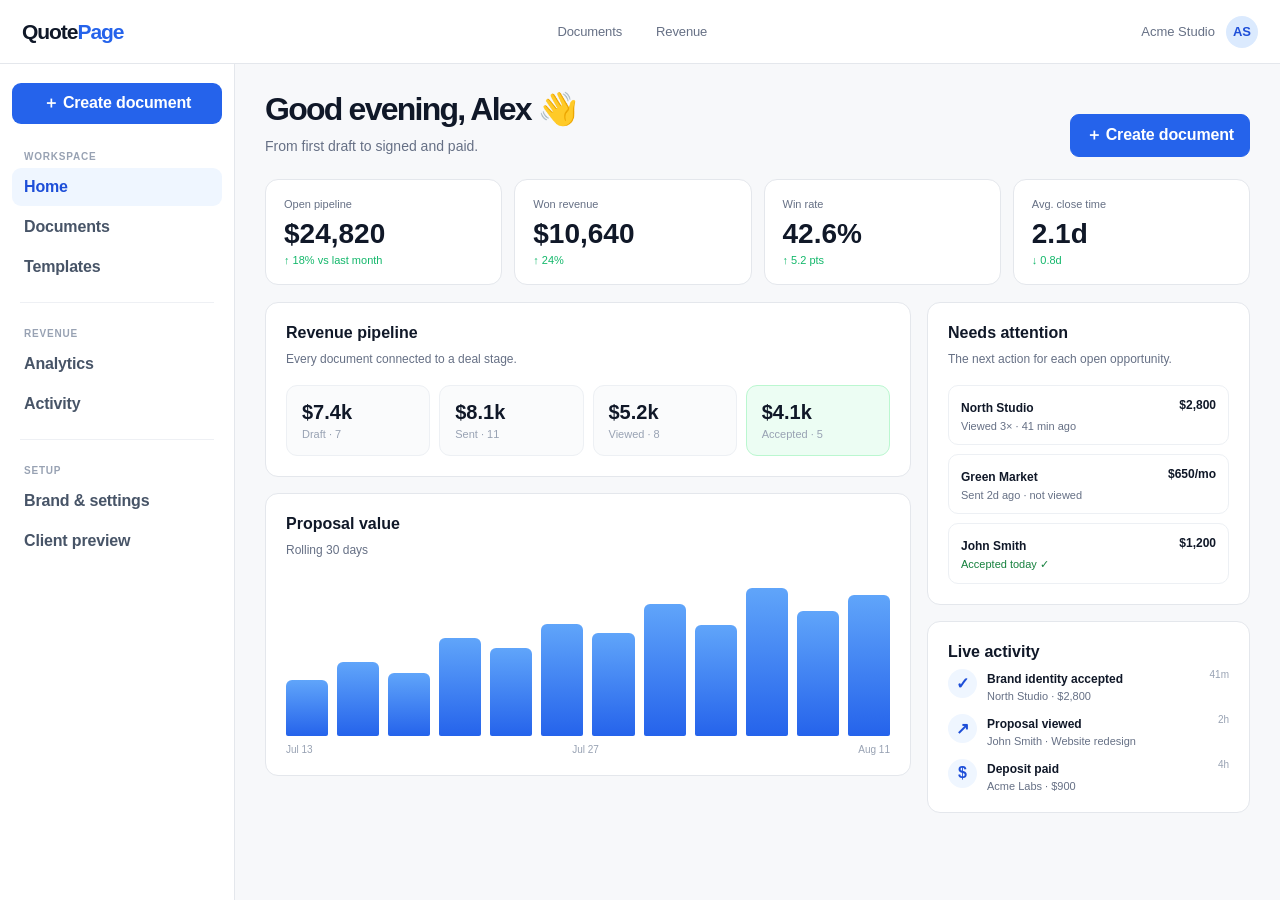
<file: index.html>
<!doctype html>
<html lang="en">
<head>
<meta charset="utf-8">
<meta name="viewport" content="width=device-width,initial-scale=1">
<title>QuotePage — MVP 1.0</title>
<style>
:root{--blue:#2563eb;--blue2:#eff6ff;--ink:#101828;--muted:#667085;--bg:#f7f8fa;--card:#fff;--line:#e4e7ec;--green:#12b76a;--green2:#ecfdf3;--amber:#f79009;--amber2:#fffaeb;--red:#d92d20}
*{box-sizing:border-box}body{width:100%;margin:0;font-family:"SF Pro Display","SF Pro Text",-apple-system,BlinkMacSystemFont,"Segoe UI",Roboto,Helvetica,Arial,sans-serif;color:var(--ink);background:var(--bg);-webkit-font-smoothing:antialiased;text-rendering:optimizeLegibility}
button,input,textarea,select{font:inherit;letter-spacing:-.01em}button{cursor:pointer}
.top{height:64px;background:#fff;border-bottom:1px solid var(--line);display:flex;align-items:center;justify-content:space-between;padding:0 22px;position:sticky;top:0;z-index:50}.brand{font-weight:900;font-size:21px;letter-spacing:-.05em}.brand span{color:var(--blue)}.topmid{display:flex;gap:18px;color:var(--muted);font-size:13px}.topright{display:flex;align-items:center;gap:11px;font-size:13px;color:#667085}.avatar{width:32px;height:32px;border-radius:50%;background:#dbeafe;color:#1d4ed8;display:grid;place-items:center;font-weight:800}
.layout{display:grid;grid-template-columns:235px 1fr;min-height:calc(100vh - 64px)}.side{background:#fff;border-right:1px solid var(--line);padding:17px 12px}.side button{display:block;width:100%;border:0;background:transparent;text-align:left;padding:10px 12px;border-radius:9px;color:#667085;font-weight:650;margin:2px 0}.side button:hover,.side button.active{background:var(--blue2);color:#1d4ed8}.new{background:var(--blue)!important;color:#fff!important;text-align:center!important;margin-bottom:18px!important}.label{font-size:10px;text-transform:uppercase;letter-spacing:.08em;color:#98a2b3;font-weight:850;padding:9px 12px 4px}.sep{height:1px;background:#eef0f4;margin:16px 8px}
.main{max-width:1450px;width:100%;margin:auto;padding:28px 30px}.screen{display:none}.screen.active{display:block}.head{display:flex;justify-content:space-between;gap:16px;align-items:flex-end;margin-bottom:22px}.head h1{margin:0 0 9px;font-size:32px;line-height:1.08;letter-spacing:-.055em;font-weight:750}.head p{margin:0;color:var(--muted);font-size:14px;line-height:1.55}
.primary,.secondary,.danger,.ghost{padding:10px 15px;border-radius:9px;border:1px solid var(--line);font-weight:750}.primary{background:var(--blue);color:#fff;border-color:var(--blue)}.secondary{background:#fff;color:var(--ink)}.danger{background:#fff;color:var(--red);border-color:#fecdca}.ghost{background:transparent;color:#667085}
.stats{display:grid;grid-template-columns:repeat(4,1fr);gap:12px;margin-bottom:17px}.stat{background:#fff;border:1px solid var(--line);border-radius:13px;padding:18px}.stat small{display:block;color:#667085;font-size:11px}.stat b{font-size:28px;line-height:1.12;display:block;margin-top:8px;font-weight:780}.up{font-size:11px;color:var(--green);margin-top:4px}
.grid2{display:grid;grid-template-columns:2fr 1fr;gap:16px}.card{background:#fff;border:1px solid var(--line);border-radius:13px;padding:20px}.card h3{margin:0 0 7px;font-size:16px;line-height:1.25}.sub{color:#98a2b3;font-size:12px;line-height:1.5;margin-bottom:17px}
.pipeline{display:grid;grid-template-columns:repeat(4,1fr);gap:9px}.stage{padding:15px;border:1px solid #edf0f4;border-radius:11px;background:#fafbfc}.stage b{font-size:20px}.stage span{display:block;color:#98a2b3;font-size:11px;margin-top:4px}.stage.ok{background:var(--green2);border-color:#bbf7d0}
.chart{height:160px;display:flex;align-items:flex-end;gap:9px}.bar{flex:1;border-radius:6px 6px 2px 2px;background:linear-gradient(180deg,#60a5fa,#2563eb);min-width:10px}.axis{display:flex;justify-content:space-between;color:#98a2b3;font-size:10px;margin-top:8px}
.attn{display:flex;flex-direction:column;gap:9px}.att{border:1px solid #edf0f4;border-radius:10px;padding:12px}.att b{font-size:12px}.att strong{float:right;font-size:12px}.att span{display:block;color:#667085;font-size:11px;margin-top:4px}.activity{display:flex;flex-direction:column;gap:12px}.act{display:flex;gap:10px}.icon{width:29px;height:29px;border-radius:50%;background:var(--blue2);color:#1d4ed8;display:grid;place-items:center;font-weight:900;flex:none}.act b{font-size:12px}.act p{margin:3px 0 0;color:#667085;font-size:11px}.act time{margin-left:auto;color:#98a2b3;font-size:10px}
.toolbar{display:flex;gap:8px;flex-wrap:wrap;background:#fff;border:1px solid var(--line);border-radius:12px;padding:11px;margin-bottom:14px}.toolbar input{flex:1;min-width:220px;border:1px solid #d0d5dd;border-radius:9px;padding:10px 11px;line-height:1.45}.toolbar select{border:1px solid #d0d5dd;border-radius:8px;padding:9px;background:#fff}
.table{background:#fff;border:1px solid var(--line);border-radius:12px;overflow:hidden}.row{display:grid;grid-template-columns:2fr 1fr 1fr 1fr 1fr 80px;gap:10px;align-items:center;padding:16px 16px;border-bottom:1px solid #f0f1f3;font-size:13px;line-height:1.45}.row:last-child{border-bottom:0}.row.headrow{font-size:10px;text-transform:uppercase;letter-spacing:.07em;color:#98a2b3;font-weight:850;background:#fafafa}.muted{font-size:11px;color:#98a2b3}.pill{display:inline-block;padding:5px 8px;border-radius:999px;font-size:11px;font-weight:850;text-transform:capitalize}.draft{background:#f2f4f7;color:#667085}.sent{background:var(--blue2);color:#1d4ed8}.viewed{background:var(--amber2);color:#b54708}.accepted{background:var(--green2);color:#15803d}
.editor{display:grid;grid-template-columns:240px 370px 1fr;gap:12px}.leftbox,.editbox,.docbox{background:#fff;border:1px solid var(--line);border-radius:13px}.leftbox{padding:14px}.leftbox h4{font-size:11px;color:#667085;margin:6px 8px}.leftbox button{display:block;width:100%;border:0;background:transparent;text-align:left;padding:9px 10px;border-radius:8px;color:#667085;font-weight:650}.leftbox button.active,.leftbox button:hover{background:var(--blue2);color:#1d4ed8}.editbox{padding:20px}.tabs{display:flex;gap:5px;border-bottom:1px solid var(--line);margin:0 -20px 17px;padding:0 20px}.tabs button{border:0;background:transparent;padding:10px 9px;color:#667085;font-size:12px;font-weight:750}.tabs button.active{color:var(--blue);border-bottom:2px solid var(--blue)}.field{margin:14px 0}.field label{display:block;font-size:10px;font-weight:800;color:#344054;letter-spacing:.06em;line-height:1.35;margin-bottom:7px}.field input,.field textarea,.field select{width:100%;border:1px solid #d0d5dd;border-radius:9px;padding:11px 12px;background:#fff;line-height:1.45}.field textarea{min-height:84px;resize:vertical}.twocol{display:grid;grid-template-columns:1fr 1fr;gap:9px}.ai{border:1px solid #bfdbfe;background:#f8fbff;border-radius:10px;padding:12px;margin:13px 0}.ai b{font-size:12px;color:#1d4ed8}.ai p{font-size:11px;color:#667085;line-height:1.55;margin:6px 0 10px}.ai button{border:0;background:var(--blue);color:#fff;border-radius:7px;padding:6px 8px;font-size:10px;font-weight:800;margin:2px}
.docbox{background:#eef2f7;padding:20px;min-height:740px;overflow:auto}.doc{max-width:710px;margin:auto;background:#fff;border:1px solid var(--line);border-radius:13px;padding:48px;box-shadow:0 18px 55px #1018280d}.docbrand{display:flex;justify-content:space-between;align-items:center;margin-bottom:42px}.doclogo{font-weight:900;color:var(--blue)}.doctag{font-size:10px;color:#98a2b3;text-transform:uppercase;letter-spacing:.1em;font-weight:850}.doc h2{font-size:44px;line-height:1.06;letter-spacing:-.065em;margin:10px 0 16px;font-weight:720}.docintro{font-size:15px;color:#667085;line-height:1.75;white-space:pre-line;max-width:58ch}.docsection{margin-top:30px;font-size:10px;line-height:1.35;letter-spacing:.09em;text-transform:uppercase;font-weight:850;color:#475467}.delgrid{display:grid;grid-template-columns:1fr 1fr;gap:9px;margin-top:10px}.del{border:1px solid var(--line);border-radius:10px;padding:12px}.del b{font-size:12px}.del p{margin:6px 0 0;color:#667085;font-size:11px;line-height:1.55}.quote{border:1px solid var(--line);border-radius:10px;overflow:hidden;margin-top:11px}.qrow{display:grid;grid-template-columns:2fr 1fr 1fr;padding:12px 13px;font-size:12px;line-height:1.4;border-bottom:1px solid #eef0f4}.qrow:last-child{border-bottom:0}.qrow.h{background:#fafafa;color:#667085;font-weight:850}.tot{display:flex;justify-content:space-between;align-items:end;margin:21px 0}.tot small{color:#667085}.tot strong{font-size:31px;line-height:1.1}.cta{width:100%;border:0;background:var(--blue);color:#fff;border-radius:9px;padding:14px;font-weight:850}
.templates{display:grid;grid-template-columns:repeat(4,1fr);gap:14px}.template{background:#fff;border:1px solid var(--line);border-radius:13px;padding:13px}.template:hover{border-color:#93c5fd;box-shadow:0 8px 28px #1018280b}.thumb{height:140px;border:1px solid #edf0f4;background:#f8fafc;border-radius:9px;padding:14px}.tl{height:6px;background:#dbe2ea;border-radius:5px;margin:8px 0}.tl.blue{background:#bfdbfe}.template b{display:block;font-size:13px;margin:12px 3px 3px}.template span{font-size:11px;color:#98a2b3;margin-left:3px}
.analytics{display:grid;grid-template-columns:1fr 1fr;gap:14px}.metric{background:#fff;border:1px solid var(--line);border-radius:13px;padding:20px}.metric h3{margin:0 0 10px}.metric .big{font-size:37px;font-weight:900;letter-spacing:-.05em}.minirow{display:grid;grid-template-columns:1fr 1fr;gap:9px;margin-top:12px}.mini{padding:10px;background:#fafafa;border-radius:8px}.mini span{display:block;color:#98a2b3;font-size:10px}.mini b{font-size:18px}
.activitycard{background:#fff;border:1px solid var(--line);border-radius:13px;padding:20px}.activitylist{display:flex;flex-direction:column;gap:16px}.event{display:flex;gap:12px}.event .round{width:34px;height:34px;border-radius:50%;display:grid;place-items:center;background:var(--blue2);color:#1d4ed8;font-weight:900;flex:none}.event b{font-size:13px}.event p{font-size:12px;color:#667085;margin:4px 0 0}.event time{margin-left:auto;color:#98a2b3;font-size:11px}
.settings{display:grid;grid-template-columns:1fr 1fr;gap:14px}.setting{background:#fff;border:1px solid var(--line);border-radius:13px;padding:20px}.setting h3{margin:0 0 14px}.setting label{display:block;font-size:11px;font-weight:850;margin:12px 0 6px}.setting input,.setting select{width:100%;border:1px solid #d0d5dd;border-radius:8px;padding:9px;background:#fff}
.clientwrap{background:#edf1f6;padding:30px;border-radius:14px}.client{max-width:820px;margin:auto;background:#fff;border:1px solid var(--line);border-radius:15px;padding:58px;box-shadow:0 24px 80px #10182812}.clientbrand{display:flex;justify-content:space-between;align-items:center;margin-bottom:48px}.client h2{font-size:52px;line-height:1.02;letter-spacing:-.07em;margin:10px 0 17px;font-weight:720}.client p{color:#475467;line-height:1.8;font-size:15px;max-width:62ch}.clienthi{display:grid;grid-template-columns:repeat(3,1fr);gap:12px;margin:30px 0}.hi{border:1px solid var(--line);background:#fafbfc;border-radius:10px;padding:14px}.hi small{font-size:9px;color:#98a2b3;text-transform:uppercase;letter-spacing:.08em}.hi b{display:block;margin-top:7px;font-size:15px;line-height:1.3}.next{background:var(--blue2);border-radius:11px;padding:15px;margin:25px 0}.next b{font-size:12px;color:#1d4ed8}.next p{font-size:12px;margin:4px 0 0;color:#365b9a}.success{display:none;background:var(--green2);border:1px solid #bbf7d0;color:#15803d;padding:11px;border-radius:9px;text-align:center;margin-top:9px;font-size:12px}.fine{text-align:center;color:#98a2b3;font-size:11px;line-height:1.5;margin-top:16px}
.modal-back{display:none;position:fixed;inset:0;background:#10182866;z-index:80;align-items:center;justify-content:center;padding:20px}.modal{max-width:560px;width:100%;background:#fff;border-radius:15px;border:1px solid var(--line);padding:24px;box-shadow:0 30px 100px #10182833}.modal h2{margin:0;font-size:23px}.modal p{color:#667085;font-size:13px;line-height:1.55}.modal-actions{display:flex;justify-content:flex-end;gap:8px;margin-top:18px}
.field input:focus,.field textarea:focus,.field select:focus,.toolbar input:focus{outline:0;border-color:#93c5fd;box-shadow:0 0 0 3px #2563eb14}
button:focus-visible{outline:3px solid #93c5fd;outline-offset:2px}
@media(max-width:1160px){.editor{grid-template-columns:1fr 370px}.leftbox{display:none}.templates{grid-template-columns:repeat(2,1fr)}}
@media(max-width:900px){.layout{grid-template-columns:1fr}.side{display:none}.main{padding:18px}.stats{grid-template-columns:1fr 1fr}.grid2,.analytics,.settings{grid-template-columns:1fr}.editor{grid-template-columns:1fr}.docbox{min-height:auto}.client{padding:34px}.clienthi{grid-template-columns:1fr}.row{grid-template-columns:1.8fr 1fr 1fr}.row>:nth-child(4),.row>:nth-child(5),.row>:nth-child(6){display:none}}
</style>

<style>
.scope-row{display:flex;justify-content:space-between;align-items:baseline;gap:24px}
.scope-row span{color:#667085;min-width:85px}
.scope-row b{font-weight:700;text-align:right;white-space:nowrap}
</style>

<style>
.deal-status{display:flex;align-items:center;gap:7px;flex-wrap:wrap;margin:0 0 18px}
.deal-step{font-size:10px;font-weight:800;padding:7px 9px;border-radius:999px;background:#f2f4f7;color:#667085}
.deal-step.active{background:#eff6ff;color:#1d4ed8}.deal-step.done{background:#ecfdf3;color:#15803d}
.deal-arrow{font-size:11px;color:#98a2b3}
.signature-box{border:1px dashed #98a2b3;border-radius:10px;padding:16px;margin-top:18px;background:#fafafa}
.signature-line{margin-top:16px;border-bottom:1px solid #667085;padding-bottom:6px;font-family:cursive;font-size:24px}
.payment-box{background:#f8fbff;border:1px solid #bfdbfe;border-radius:11px;padding:16px;margin-top:18px}
.payment-box .pay-title{font-weight:850;font-size:13px;color:#1d4ed8}
.payment-box .pay-amt{font-size:26px;font-weight:900;margin-top:5px}
.center-msg{text-align:center;padding:60px 20px;color:#667085}
</style>

<style>
/* QuotePage responsive workspace */
*{box-sizing:border-box}
html{background:#f7f8fa}
body{min-height:100vh;overflow-x:hidden}
@media (max-width: 900px){
  .app{display:block!important;min-height:100vh}
  .sidebar,.side{position:fixed!important;left:0;right:0;bottom:0;top:auto!important;width:100%!important;height:68px!important;z-index:80!important;
    display:flex!important;align-items:center;justify-content:space-around;gap:2px;padding:7px 8px!important;
    border-right:0!important;border-top:1px solid #eaecf0!important;background:rgba(255,255,255,.96)!important;backdrop-filter:blur(18px)}
  .side h1,.side .brand,.side .nav-title,.side .nav-group,.side .workspace,.side .upgrade,.side .footer,.side .help,.sidebar h1{display:none!important}
  .side button{height:52px!important;min-width:58px!important;border-radius:12px!important;padding:7px 8px!important;display:flex!important;flex-direction:column!important;align-items:center!important;justify-content:center!important;gap:3px!important;font-size:10px!important}
  .side button svg{width:18px!important;height:18px!important}
  main,.main,.content{margin:0!important;padding:20px 16px 92px!important;width:100%!important;max-width:none!important}
  .topbar,.toolbar{position:sticky;top:0;z-index:40;background:rgba(247,248,250,.9);backdrop-filter:blur(14px);margin:0 -16px 18px!important;padding:10px 16px!important}
  .head{display:block!important}
  .head h1{font-size:29px!important;line-height:1.08!important}
  .head p{font-size:13px!important}
  .actions,.head .actions{margin-top:14px;display:grid!important;grid-template-columns:1fr 1fr;gap:8px}
  .actions button,.head .actions button{width:100%!important}
  .grid,.stats,.cards,.dashboard-grid{grid-template-columns:1fr!important}
  .stat-grid{grid-template-columns:repeat(2,1fr)!important}
  .card{width:100%!important;min-width:0!important}
  .table,.rows{overflow-x:auto!important;-webkit-overflow-scrolling:touch!important}
  .row{min-width:720px!important}
  .builder,.builder-grid,.editor,.workspace-grid{display:block!important}
  .builder aside,.editor aside,.builder-sidebar{margin-top:16px!important}
  .preview,.doc-preview{width:100%!important;max-width:none!important;overflow:hidden!important}
  .doc{padding:28px 22px!important;border-radius:14px!important}
  .doc h2{font-size:35px!important;line-height:1.06!important}
  .docintro{font-size:14px!important}
  .qrow{grid-template-columns:1.7fr .8fr .9fr!important;gap:8px!important}
  .client{padding:18px 14px 90px!important}
  .client-wrap{width:100%!important;max-width:760px!important;margin:auto!important}
  .client h2{font-size:40px!important}
  .clienthi{grid-template-columns:1fr!important;gap:8px!important}
  .modal-back{padding:16px!important}
  .modal{width:100%!important;max-width:480px!important;max-height:85vh!important;overflow:auto!important}
  .modal-actions{display:grid!important;grid-template-columns:1fr 1fr;gap:8px}
  .modal-actions button{width:100%!important}
  input,textarea,select{font-size:16px!important} /* prevents iOS auto-zoom */
  button{min-height:44px!important}
  .scope-row{gap:12px!important}
  .scope-row b{white-space:normal!important;text-align:right!important}
}
@media (max-width: 420px){
  main,.main,.content{padding-left:12px!important;padding-right:12px!important}
  .topbar,.toolbar{margin-left:-12px!important;margin-right:-12px!important;padding-left:12px!important;padding-right:12px!important}
  .stat-grid{gap:8px!important}
  .stat{padding:13px!important}
  .stat b{font-size:23px!important}
  .head h1{font-size:27px!important}
  .doc{padding:24px 18px!important}
  .doc h2,.client h2{font-size:34px!important}
}
@media (min-width:901px){
  .mobile-only{display:none!important}
}
</style>
<meta name="apple-mobile-web-app-capable" content="yes"><meta name="apple-mobile-web-app-status-bar-style" content="default"><meta name="theme-color" content="#f7f8fa">
<style>
/* Client-ready polish layer */
:root{--ink:#101828;--muted:#667085;--line:#e4e7ec;--bg:#f7f8fa;--card:#fff;--blue:#2563eb;--blue2:#eff6ff}
body{color:var(--ink);background:var(--bg)}
.card,.stat,.table,.toolbar,.leftbox,.editbox,.docbox,.template,.metric,.activitycard,.setting,.client,.modal{color:var(--ink)}
.card h3,.stat b,.template b,.metric h3,.event b,.att b,.setting h3,.doc h2,.client h2{color:var(--ink)}
.sub,.head p,.muted,.stat small,.template span,.event p,.att span,.scope-row span,.docintro,.fine{color:var(--muted)}
.field input,.field textarea,.field select,.toolbar input,.toolbar select,.setting input,.setting select{color:#101828;background:#fff}
.field input::placeholder,.toolbar input::placeholder{color:#98a2b3}
.side button{color:#475467}.side button:hover,.side button.active{color:#1d4ed8}
.primary,.secondary,.danger,.ghost{transition:transform .15s ease,box-shadow .15s ease,border-color .15s ease,background .15s ease}
.primary:hover{box-shadow:0 7px 18px #2563eb26;transform:translateY(-1px)}
.secondary:hover{border-color:#98a2b3;background:#f9fafb;transform:translateY(-1px)}
button:active{transform:translateY(0)!important}
.template,.att,.stage,.event,.activity .act,.metric,.stat{transition:border-color .15s ease,box-shadow .15s ease,transform .15s ease}
.clickable{cursor:pointer}.clickable:hover{border-color:#93c5fd;box-shadow:0 8px 24px #1018280d;transform:translateY(-1px)}
.mobilebar,.mobile-drawer,.drawer-back{display:none}

@media(max-width:900px){
  body{padding-top:60px}
  .top{display:none!important}
  .main{padding:18px 14px 28px!important}
  .mobilebar{display:flex;position:fixed;left:0;right:0;top:0;height:60px;z-index:120;align-items:center;justify-content:space-between;padding:0 14px;background:rgba(255,255,255,.94);border-bottom:1px solid var(--line);backdrop-filter:blur(18px)}
  .mobile-brand{font-weight:900;font-size:20px;letter-spacing:-.05em;color:#101828}.mobile-brand span{color:var(--blue)}
  .menu-btn,.mobile-create,.drawer-close{border:0;background:transparent;color:#101828;min-height:42px!important;min-width:42px!important;border-radius:10px;display:grid;place-items:center}.menu-btn{gap:4px}.menu-btn span{display:block;width:21px;height:2px;background:#101828;border-radius:3px}.mobile-create{font-size:27px;color:var(--blue)}
  .drawer-back{position:fixed;inset:0;background:#10182866;z-index:125}.drawer-back.open{display:block}
  .mobile-drawer{display:flex;position:fixed;top:0;bottom:0;left:0;width:min(330px,88vw);z-index:130;background:#101214;color:#f8fafc;flex-direction:column;padding:18px 14px;box-shadow:18px 0 55px #0005;transform:translateX(-105%);transition:transform .22s ease;overflow:auto}
  .mobile-drawer.open{transform:translateX(0)}
  .drawer-head{display:flex;align-items:center;justify-content:space-between;padding:4px 4px 18px}.drawer-head .mobile-brand{color:#fff}.drawer-head .mobile-brand span{color:#93b4ff}.drawer-close{color:#fff;font-size:30px}
  .drawer-new{border:0;border-radius:14px;background:#fff;color:#2563eb;font-weight:800;padding:14px 16px;margin-bottom:18px;min-height:54px!important;text-align:left}
  .drawer-label{font-size:10px;letter-spacing:.1em;color:#8b949e;font-weight:800;padding:8px 10px}
  .mobile-drawer>button:not(.drawer-new):not(.drawer-close){border:0;background:transparent;color:#c8ced7;text-align:left;border-radius:12px;padding:13px 12px;display:flex;align-items:center;gap:12px;font-size:20px;min-height:48px!important;margin:2px 0}.mobile-drawer>button span{font-size:15px;font-weight:650}.mobile-drawer>button em{margin-left:auto;background:#2b3038;border-radius:999px;padding:4px 9px;font-size:11px;font-style:normal}.mobile-drawer>button.active,.mobile-drawer>button:hover{background:#202328;color:#fff}.drawer-spacer{flex:1;min-height:30px}.drawer-account{display:flex;align-items:center;gap:11px;border-top:1px solid #2a2f35;padding:17px 8px 4px;margin-top:10px}.drawer-account .avatar{flex:none}.drawer-account b,.drawer-account small{display:block}.drawer-account b{font-size:13px}.drawer-account small{color:#8b949e;font-size:11px;margin-top:2px}
  .head{align-items:stretch}.head h1{font-size:29px!important}.head>div:last-child,.head>button{margin-top:14px}.head .primary{width:100%}
  .stats{gap:9px!important}.stat{padding:14px!important;border-radius:14px}.stat b{font-size:23px!important}
  .grid2,.analytics,.settings{grid-template-columns:1fr!important}.pipeline{grid-template-columns:1fr 1fr!important}.stage{padding:13px}.chart{height:135px}
  .toolbar{display:grid!important;grid-template-columns:1fr 1fr!important;margin:0 0 12px!important;padding:10px!important}.toolbar input{grid-column:1/-1;min-width:0!important}.toolbar button{width:100%}
  .table{overflow-x:auto!important}.row{min-width:720px!important}.row.headrow{min-width:720px!important}
  .editor{grid-template-columns:1fr!important}.leftbox{display:block!important;overflow:auto}.leftbox button{display:inline-block;width:auto;margin:2px}.docbox{padding:12px!important}.doc{padding:27px 19px!important}.doc h2{font-size:35px!important}.delgrid{grid-template-columns:1fr!important}
  .templates{grid-template-columns:1fr 1fr!important;gap:9px}.thumb{height:118px}
  .client{padding:26px 18px 30px!important}.client h2{font-size:37px!important}.clienthi{grid-template-columns:1fr!important}.deal-status{gap:5px}.deal-arrow{font-size:9px}
  .modal-back{padding:14px!important}.modal{max-width:480px!important;width:100%!important}
  input,textarea,select{font-size:16px!important}
}
@media(max-width:430px){.templates{grid-template-columns:1fr!important}.pipeline{grid-template-columns:1fr 1fr!important}.main{padding-left:12px!important;padding-right:12px!important}.stats{grid-template-columns:1fr 1fr!important}.stat b{font-size:21px!important}.doc h2,.client h2{font-size:33px!important}}
@media(min-width:901px){.mobilebar,.mobile-drawer,.drawer-back{display:none!important}}
</style>

<style>
/* Final client-ready interaction layer */
:root{--blue:#2563eb;--blue-dark:#1d4ed8;--ink:#101828;--muted:#667085;--line:#e4e7ec;--bg:#f7f8fa}
button{touch-action:manipulation;-webkit-tap-highlight-color:transparent}
button:disabled{opacity:.55;cursor:not-allowed;transform:none!important;box-shadow:none!important}
.screen{animation:qpIn .18s ease both}@keyframes qpIn{from{opacity:.55;transform:translateY(3px)}to{opacity:1;transform:none}}
.topmid button{border:0;background:transparent;color:var(--muted);font-size:13px;padding:8px;border-radius:8px}.topmid button:hover{background:#f2f4f7;color:var(--ink)}
.row.doc-row{cursor:pointer}.row.doc-row button{cursor:pointer}
.toolbar .sort-btn{white-space:nowrap}.toolbar .sort-btn.is-desc{background:#f2f4f7}
.empty-state{display:none;text-align:center;padding:44px 20px;background:#fff;border:1px solid var(--line);border-top:0;color:var(--muted)}
.empty-state strong{display:block;color:var(--ink);font-size:14px;margin-bottom:5px}
.leftbox button[data-builder-section]{position:relative}.leftbox button[data-builder-section].active:after{content:'';position:absolute;right:8px;top:50%;width:5px;height:5px;border-radius:50%;background:var(--blue);transform:translateY(-50%)}
.builder-panel{display:none}.builder-panel.active{display:block}.panel-note{background:#f8fafc;border:1px solid #edf0f4;border-radius:10px;padding:12px;color:var(--muted);font-size:12px;line-height:1.55}
.design-swatches{display:flex;gap:8px;flex-wrap:wrap}.swatch{width:34px;height:34px;border-radius:50%;border:2px solid #fff;box-shadow:0 0 0 1px var(--line);cursor:pointer}.swatch.active{box-shadow:0 0 0 2px var(--blue)}
.client-action-wrap{margin-top:20px}.client-action-wrap .cta{margin-top:0}
.toast-action{display:flex;gap:8px;margin-top:10px}.toast-action button{min-height:38px!important}
@media(max-width:900px){.topmid{display:none}.builder-panel{padding-top:2px}.leftbox{position:sticky;top:72px;z-index:8;background:#fff}.leftbox h4{margin-top:4px}.leftbox button{min-height:40px!important}.docbox{margin-top:12px}.toolbar .sort-btn{grid-column:1/-1}.client-action-wrap{margin-top:16px}}
</style>

<style>
/* Final stability patch: independent desktop sidebar + robust mobile workspace */
@media (min-width:901px){
  .layout{display:block!important;min-height:calc(100vh - 64px)!important}
  .side{position:fixed!important;left:0!important;top:64px!important;bottom:0!important;width:235px!important;height:auto!important;overflow-y:auto!important;overscroll-behavior:contain!important;z-index:70!important}
  .main{margin-left:235px!important;width:calc(100% - 235px)!important;max-width:none!important;min-height:calc(100vh - 64px)!important}
}
@media (max-width:900px){
  html,body{width:100%;max-width:100%;overflow-x:hidden!important}
  body{padding-top:60px!important;padding-bottom:0!important}
  .layout{display:block!important;min-height:0!important}
  .side{display:none!important}
  .main{margin:0!important;width:100%!important;max-width:none!important;padding:18px 14px 92px!important;min-height:calc(100vh - 60px)!important}
  .screen{width:100%!important;max-width:100%!important;overflow:visible!important}
  .head{gap:14px!important;flex-direction:column!important;align-items:stretch!important}
  .head>div:last-child{width:100%!important;display:flex!important;flex-wrap:wrap!important;gap:8px!important}
  .head>div:last-child button{flex:1 1 auto!important;min-width:0!important}
  .card,.docbox,.clientwrap,.client,.editor,.settings,.analytics,.grid2,.stats,.templates,.pipeline,.activity{max-width:100%!important;min-width:0!important}
  .clientwrap{padding:12px!important;border-radius:12px!important;overflow:visible!important}
  .client{padding:28px 18px 34px!important;border-radius:13px!important;width:100%!important;overflow:visible!important}
  .client h2{font-size:clamp(30px,9vw,40px)!important;line-height:1.04!important;overflow-wrap:anywhere!important}
  .clientbrand{margin-bottom:28px!important;gap:12px!important;flex-wrap:wrap!important}
  .clienthi{grid-template-columns:1fr!important}
  .qrow{grid-template-columns:minmax(0,1fr) 52px 78px!important;gap:8px!important}
  .qrow>*{min-width:0!important;overflow-wrap:anywhere!important}
  .delgrid{grid-template-columns:1fr!important}
  .deal-status{flex-wrap:wrap!important;line-height:1.4!important}
  .deal-arrow{font-size:10px!important}
  .toolbar{grid-template-columns:1fr!important}
  .toolbar>*{width:100%!important;min-width:0!important}
  .table-wrap,.table{width:100%!important;max-width:100%!important;overflow-x:auto!important;-webkit-overflow-scrolling:touch!important}
  .row{min-width:620px!important}
  .modal-back{padding:12px!important;align-items:flex-end!important}
  .modal{width:100%!important;max-width:520px!important;max-height:88vh!important;overflow:auto!important;border-radius:18px 18px 12px 12px!important}
  input,textarea,select{max-width:100%!important}
}
@media (max-width:430px){
  .main{padding-left:12px!important;padding-right:12px!important}
  .clientwrap{padding:7px!important}
  .client{padding:24px 15px 30px!important}
  .clientbrand .doctag{font-size:9px!important}
  .client .cta,.client .ghost{width:100%!important}
  .client-action-wrap .signature-box,.client-action-wrap .payment-box{width:100%!important}
}
</style>
</head>
<body>
<div class="mobilebar" id="mobilebar">
  <button class="menu-btn" aria-label="Open navigation" onclick="toggleDrawer(true)"><span></span><span></span><span></span></button>
  <div class="mobile-brand">Quote<span>Page</span></div>
  <button class="mobile-create" aria-label="Create document" onclick="newDoc()">＋</button>
</div>
<div class="drawer-back" id="drawerBack" onclick="toggleDrawer(false)"></div>
<aside class="mobile-drawer" id="mobileDrawer" aria-label="Mobile navigation">
  <div class="drawer-head"><div class="mobile-brand">Quote<span>Page</span></div><button class="drawer-close" onclick="toggleDrawer(false)">×</button></div>
  <button class="drawer-new" onclick="toggleDrawer(false);newDoc()">＋ New proposal</button>
  <div class="drawer-label">WORKSPACE</div>
  <button id="mnav-dashboard" onclick="mobileGo('dashboard')">⌂ <span>Overview</span></button>
  <button id="mnav-documents" onclick="mobileGo('documents')">▣ <span>Documents</span><em>12</em></button>
  <button id="mnav-templates" onclick="mobileGo('templates')">◫ <span>Templates</span></button>
  <button id="mnav-analytics" onclick="mobileGo('analytics')">◔ <span>Analytics</span></button>
  <button id="mnav-activity" onclick="mobileGo('activity')">◌ <span>Activity</span></button>
  <div class="drawer-spacer"></div>
  <button id="mnav-settings" onclick="mobileGo('settings')">⚙ <span>Settings</span></button>
  <button id="mnav-client" onclick="mobileGo('client')">↗ <span>Client preview</span></button>
  <div class="drawer-account"><div class="avatar">AS</div><div><b>Acme Studio</b><small>Owner</small></div></div>
</aside>

<header class="top">
<div class="brand">Quote<span>Page</span></div><div class="topmid"><button onclick="show('documents')">Documents</button><button onclick="show('analytics')">Revenue</button></div><div class="topright"><span>Acme Studio</span><div class="avatar">AS</div></div>
</header>
<div class="layout">
<aside class="side">
<button class="new" onclick="newDoc()">＋ Create document</button>
<div class="label">WORKSPACE</div>
<button class="active" id="nav-dashboard" onclick="show('dashboard')">Home</button>
<button id="nav-documents" onclick="show('documents')">Documents</button>
<button id="nav-templates" onclick="show('templates')">Templates</button>
<div class="sep"></div><div class="label">REVENUE</div>
<button id="nav-analytics" onclick="show('analytics')">Analytics</button>
<button id="nav-activity" onclick="show('activity')">Activity</button>
<div class="sep"></div><div class="label">SETUP</div>
<button id="nav-settings" onclick="show('settings')">Brand & settings</button>
<button id="nav-client" onclick="show('client')">Client preview</button>
</aside>
<main class="main">

<section class="screen active" id="dashboard">
<div class="mobile-only" style="font-size:11px;color:#667085;margin:-8px 0 12px">QuotePage is optimized for iPhone — swipe tables horizontally when needed.</div><div class="head"><div><h1>Good evening, Alex 👋</h1><p>From first draft to signed and paid.</p></div><button class="primary" onclick="newDoc()">＋ Create document</button></div>
<div class="stats"><div class="stat"><small>Open pipeline</small><b>$24,820</b><div class="up">↑ 18% vs last month</div></div><div class="stat"><small>Won revenue</small><b>$10,640</b><div class="up">↑ 24%</div></div><div class="stat"><small>Win rate</small><b>42.6%</b><div class="up">↑ 5.2 pts</div></div><div class="stat"><small>Avg. close time</small><b>2.1d</b><div class="up">↓ 0.8d</div></div></div>
<div class="grid2"><div>
<div class="card"><h3>Revenue pipeline</h3><div class="sub">Every document connected to a deal stage.</div><div class="pipeline"><div class="stage"><b>$7.4k</b><span>Draft · 7</span></div><div class="stage"><b>$8.1k</b><span>Sent · 11</span></div><div class="stage"><b>$5.2k</b><span>Viewed · 8</span></div><div class="stage ok"><b>$4.1k</b><span>Accepted · 5</span></div></div></div>
<div class="card" style="margin-top:16px"><h3>Proposal value</h3><div class="sub">Rolling 30 days</div><div class="chart"><div class="bar" style="height:35%"></div><div class="bar" style="height:46%"></div><div class="bar" style="height:39%"></div><div class="bar" style="height:61%"></div><div class="bar" style="height:55%"></div><div class="bar" style="height:70%"></div><div class="bar" style="height:64%"></div><div class="bar" style="height:82%"></div><div class="bar" style="height:69%"></div><div class="bar" style="height:92%"></div><div class="bar" style="height:78%"></div><div class="bar" style="height:88%"></div></div><div class="axis"><span>Jul 13</span><span>Jul 27</span><span>Aug 11</span></div></div></div>
<div><div class="card"><h3>Needs attention</h3><div class="sub">The next action for each open opportunity.</div><div class="attn"><div class="att"><b>North Studio</b><strong>$2,800</strong><span>Viewed 3× · 41 min ago</span></div><div class="att"><b>Green Market</b><strong>$650/mo</strong><span>Sent 2d ago · not viewed</span></div><div class="att"><b>John Smith</b><strong>$1,200</strong><span style="color:#15803d">Accepted today ✓</span></div></div></div>
<div class="card" style="margin-top:16px"><h3>Live activity</h3><div class="activity"><div class="act"><div class="icon">✓</div><div><b>Brand identity accepted</b><p>North Studio · $2,800</p></div><time>41m</time></div><div class="act"><div class="icon">↗</div><div><b>Proposal viewed</b><p>John Smith · Website redesign</p></div><time>2h</time></div><div class="act"><div class="icon">$</div><div><b>Deposit paid</b><p>Acme Labs · $900</p></div><time>4h</time></div></div></div></div></div>
</section>

<section class="screen" id="documents">
<div class="head"><div><h1>Documents</h1><p>Create, send, sign and collect payments from one workspace.</p></div><button class="primary" onclick="newDoc()">＋ Create document</button></div>
<div class="toolbar"><input placeholder="Search documents or clients…"><select><option>All types</option><option>Proposal</option><option>Quote</option><option>Agreement</option></select><select><option>All statuses</option><option>Draft</option><option>Sent</option><option>Viewed</option><option>Accepted</option></select><button class="secondary sort-btn" id="sortDocuments" type="button">Newest ↓</button></div>
<div class="table"><div class="row headrow"><div>Document</div><div>Type</div><div>Status</div><div>Value</div><div>Updated</div><div></div></div>
<div class="row doc-row" data-name="Website redesign" data-client="John Smith" data-type="Proposal" data-status="Accepted"><div><b>Website redesign</b><br><span class="muted">John Smith</span></div><div>Proposal</div><div><span class="pill accepted">Accepted</span></div><div>$1,200</div><div>2h ago</div><button class="secondary" onclick="show('client')">Open</button></div>
<div class="row doc-row" data-name="Brand identity" data-client="North Studio" data-type="Proposal" data-status="Viewed"><div><b>Brand identity</b><br><span class="muted">North Studio</span></div><div>Proposal</div><div><span class="pill viewed">Viewed</span></div><div>$2,800</div><div>41m ago</div><button class="secondary" onclick="show('client')">Open</button></div>
<div class="row doc-row" data-name="SEO retainer" data-client="Green Market" data-type="Quote" data-status="Sent"><div><b>SEO retainer</b><br><span class="muted">Green Market</span></div><div>Quote</div><div><span class="pill sent">Sent</span></div><div>$650/mo</div><div>2d ago</div><button class="secondary" onclick="show('client')">Open</button></div>
</div><div class="empty-state" id="documentsEmpty"><strong>No documents found</strong><span>Try another search or reset the filters.</span></div></section>

<section class="screen" id="builder">
<div class="head"><div><h1>Create document</h1><p>Design, send, approve and collect — in one flow.</p></div><div><button class="secondary" onclick="saveDraft()">Save draft</button> <button class="primary" onclick="sendDocument()">Send</button></div></div>
<div class="editor">
<div class="leftbox"><h4>DOCUMENT</h4><button class="active" data-builder-section="content">Content</button><button data-builder-section="recipients">Recipients</button><button data-builder-section="approvals">Approvals</button><button data-builder-section="signature">Signature</button><button data-builder-section="payment">Payment</button><button data-builder-section="settings">Settings</button><h4 style="margin-top:17px">INSERT</h4><button data-insert="Text">Text</button><button data-insert="Pricing table">Pricing table</button><button data-insert="Image">Image</button><button data-insert="Video">Video</button><button data-insert="FAQ">FAQ</button><button data-insert="Terms">Terms</button></div>
<div class="editbox"><div class="tabs"><button class="active" data-tab="content">Content</button><button data-tab="fields">Fields</button><button data-tab="design">Design</button></div>
<div class="builder-panel active" data-panel="content"><div class="field"><label>DOCUMENT TYPE</label><select id="doctype"><option>Sales proposal</option><option>Quote</option><option>Agreement</option><option>Statement of work</option></select></div>
<div class="field"><label>CLIENT</label><input id="clientName" value="John Smith"></div>
<div class="field"><label>PROJECT</label><input id="project" value="Website redesign"></div>
<div class="field"><label>OPENING NOTE</label><textarea id="desc">A focused redesign to improve the homepage, mobile experience and conversion flow.</textarea></div>
<div class="field"><label>DELIVERABLES</label><textarea id="included">Homepage redesign
Mobile optimization
Analytics setup</textarea></div>
<div class="twocol"><div class="field"><label>TIMELINE</label><input id="timeline" value="14 days"></div><div class="field"><label>TOTAL</label><input id="price" value="1200"></div></div>
<div class="ai"><b>✦ AI document assistant</b><p>Improve the message without changing commercial terms.</p><button onclick="rewrite('clear')">Clear</button><button onclick="rewrite('warm')">Warm</button><button onclick="rewrite('premium')">Premium</button></div>
<div class="workflow"><b style="font-size:12px">Deal workflow</b><div style="display:flex;gap:6px;margin-top:8px"><span style="flex:1;text-align:center;padding:7px;border-radius:7px;background:var(--blue2);font-size:10px;color:#1d4ed8;font-weight:800">Review</span><span style="color:#98a2b3">→</span><span style="flex:1;text-align:center;padding:7px;border-radius:7px;background:#f2f4f7;font-size:10px">Sign</span><span style="color:#98a2b3">→</span><span style="flex:1;text-align:center;padding:7px;border-radius:7px;background:#f2f4f7;font-size:10px">Pay</span></div></div>
</div>
<div class="builder-panel" data-panel="fields"><div class="panel-note"><b>Client fields</b><br>Use the fields already connected to this proposal. Client name, project, timeline and pricing update the preview instantly.</div><div class="field"><label>CLIENT EMAIL</label><input id="clientEmail" type="email" placeholder="client@company.com"></div><div class="field"><label>PAYMENT TERMS</label><select id="paymentTerms"><option>50% deposit to start</option><option>100% upfront</option><option>Net 7</option><option>Net 14</option><option>Net 30</option></select></div></div>
<div class="builder-panel" data-panel="design"><div class="panel-note"><b>Brand styling</b><br>Choose an accent color for the client document. This is a local demo setting and can be changed any time.</div><div class="field"><label>ACCENT COLOR</label><div class="design-swatches"><button type="button" class="swatch active" data-color="#2563eb" style="background:#2563eb" aria-label="Blue"></button><button type="button" class="swatch" data-color="#7c3aed" style="background:#7c3aed" aria-label="Purple"></button><button type="button" class="swatch" data-color="#059669" style="background:#059669" aria-label="Green"></button><button type="button" class="swatch" data-color="#ea580c" style="background:#ea580c" aria-label="Orange"></button></div></div></div>
</div><div class="docbox"><div class="doc"><div class="docbrand"><div class="doclogo">Acme Studio</div><div class="doctag">PROPOSAL</div></div><div class="doctag">Prepared for <span id="bp-client">John Smith</span></div><h2 id="bp-project">Website redesign</h2><p class="docintro" id="bp-desc"></p><div class="docsection">Deliverables</div><div class="delgrid"><div class="del"><b>Homepage redesign</b><p>Clearer hierarchy and conversion-focused structure.</p></div><div class="del"><b>Mobile optimization</b><p>Responsive presentation across common breakpoints.</p></div><div class="del"><b>Analytics setup</b><p>Basic measurement and event tracking.</p></div><div class="del"><b>Launch support</b><p>Final QA and handoff.</p></div></div><div class="docsection">Pricing</div><div class="quote"><div class="qrow h"><span>Item</span><span>Qty</span><span>Amount</span></div><div class="qrow"><span>Website redesign package</span><span>1</span><span>$<span id="bp-price">1,200</span></span></div></div><div class="scope"><div class="scope-row"><span>Timeline</span><b id="bp-time">14 days</b></div><div class="scope-row"><span>Deposit</span><b>50% to start</b></div></div><button class="cta" onclick="show('client')">Open client experience</button></div></div>
</div></section>

<section class="screen" id="templates"><div class="head"><div><h1>Templates</h1><p>Choose a proven layout for proposals, quotes and agreements.</p></div><button class="primary" onclick="show('builder')">＋ Start blank</button></div><div class="templates">
<div class="template clickable" role="button" tabindex="0" data-template="Minimal proposal"><div class="thumb"><div class="tl" style="width:35%"></div><div class="tl"></div><div class="tl"></div><div class="tl blue" style="width:40%"></div><div class="tl" style="width:55%"></div></div><b>Minimal proposal</b><span>Simple & focused</span></div>
<div class="template clickable" role="button" tabindex="0" data-template="Studio proposal"><div class="thumb" style="background:#faf5ff"><div class="tl blue" style="width:28%"></div><div class="tl" style="width:65%"></div><div class="tl" style="width:45%"></div><div class="tl"></div></div><b>Studio proposal</b><span>Creative & modern</span></div>
<div class="template clickable" role="button" tabindex="0" data-template="Executive quote"><div class="thumb" style="background:#f4f4f5"><div class="tl" style="width:30%"></div><div class="tl"></div><div class="tl" style="width:55%"></div><div class="tl blue" style="width:52%"></div></div><b>Executive quote</b><span>Premium & formal</span></div>
<div class="template clickable" role="button" tabindex="0" data-template="Service package"><div class="thumb" style="background:#effdf5"><div class="tl" style="width:42%"></div><div class="tl blue" style="width:70%"></div><div class="tl"></div><div class="tl" style="width:56%"></div></div><b>Service package</b><span>Friendly & clear</span></div>
</div></section>

<section class="screen" id="analytics"><div class="head"><div><h1>Analytics</h1><p>Track the journey from document sent to revenue won.</p></div><select class="secondary"><option>Last 30 days</option><option>Last 90 days</option><option>This year</option></select></div><div class="analytics">
<div class="metric"><h3>Win rate</h3><div class="big">42.6%</div><div class="minirow"><div class="mini"><span>Sent</span><b>31</b></div><div class="mini"><span>Accepted</span><b>13</b></div></div></div>
<div class="metric"><h3>Open pipeline</h3><div class="big">$24,820</div><div class="minirow"><div class="mini"><span>Viewed</span><b>$5.2k</b></div><div class="mini"><span>Sent</span><b>$8.1k</b></div></div></div>
<div class="metric"><h3>Buyer engagement</h3><div class="big">76%</div><div class="minirow"><div class="mini"><span>Viewed</span><b>24</b></div><div class="mini"><span>Re-opened</span><b>9</b></div></div></div>
<div class="metric"><h3>Time to close</h3><div class="big">2.1d</div><div class="minirow"><div class="mini"><span>Fastest</span><b>18m</b></div><div class="mini"><span>Median</span><b>1.6d</b></div></div></div>
</div></section>

<section class="screen" id="activity"><div class="head"><div><h1>Activity</h1><p>A live timeline for everything buyers do.</p></div></div><div class="activitycard"><div class="activitylist">
<div class="event"><div class="round">✓</div><div><b>Proposal accepted</b><p>John Smith accepted Website redesign · $1,200</p></div><time>Today 21:18</time></div>
<div class="event"><div class="round">↗</div><div><b>Proposal viewed</b><p>North Studio opened Brand identity 3 times</p></div><time>Today 20:41</time></div>
<div class="event"><div class="round">$</div><div><b>Deposit paid</b><p>Acme Labs completed a $900 deposit</p></div><time>Today 18:05</time></div>
<div class="event"><div class="round">→</div><div><b>Proposal sent</b><p>Green Market received SEO retainer</p></div><time>Yesterday</time></div>
</div></div></section>

<section class="screen" id="settings"><div class="head"><div><h1>Brand & settings</h1><p>Set your identity once. Reuse it across every document.</p></div><button class="primary" onclick="saveSettings()">Save changes</button></div><div class="settings">
<div class="setting"><h3>Brand</h3><label>Business name</label><input value="Acme Studio"><label>Website</label><input value="https://acme.studio"><label>Default tone</label><select><option>Clear & professional</option><option>Warm & friendly</option><option>Premium & formal</option></select></div>
<div class="setting"><h3>Closing flow</h3><label>Signature</label><select><option>Required before payment</option><option>Optional</option><option>Not used</option></select><label>Payment</label><select><option>50% deposit after acceptance</option><option>100% upfront</option><option>Invoice later</option></select><label>Primary color</label><input value="#2563EB"></div>
</div></section>

<section class="screen" id="client">
<div class="head"><div><h1>Client experience</h1><p>This is the public page your customer receives.</p></div><div style="display:flex;gap:8px;flex-wrap:wrap"><button class="secondary" onclick="resetDeal()">Reset demo</button><button class="primary" onclick="copyPublicLink()">Copy public link</button></div></div>
<div class="clientwrap"><div class="client">
<div class="clientbrand"><div class="doclogo">Acme Studio</div><div class="doctag">PROPOSAL</div></div>
<div class="deal-status">
  <span class="deal-step done" id="stepViewed">Viewed</span><span class="deal-arrow">→</span>
  <span class="deal-step" id="stepAccepted">Accept</span><span class="deal-arrow">→</span>
  <span class="deal-step" id="stepSigned">Sign</span><span class="deal-arrow">→</span>
  <span class="deal-step" id="stepPaid">Deposit</span><span class="deal-arrow">→</span>
  <span class="deal-step" id="stepWon">Won</span>
</div>
<div class="doctag">Prepared especially for John Smith</div><h2>Website redesign</h2>
<p>Hi John — here’s the plan for the website redesign. We’ve kept the scope focused so the project can move from approval to launch without unnecessary steps.</p>
<div class="clienthi"><div class="hi"><small>Timeline</small><b>14 days</b></div><div class="hi"><small>Investment</small><b>$1,200</b></div><div class="hi"><small>Next step</small><b>Accept & continue</b></div></div>
<div class="docsection">What you're getting</div><div class="delgrid"><div class="del"><b>Homepage redesign</b><p>Clearer hierarchy and conversion-focused structure.</p></div><div class="del"><b>Mobile optimization</b><p>Responsive across common breakpoints.</p></div><div class="del"><b>Analytics setup</b><p>Basic measurement and event tracking.</p></div><div class="del"><b>Launch support</b><p>Final QA and handoff.</p></div></div>
<div class="docsection">Investment</div><div class="quote"><div class="qrow h"><span>Service</span><span>Qty</span><span>Total</span></div><div class="qrow"><span>Website redesign package</span><span>1</span><span>$1,200</span></div></div>
<div class="next"><b id="nextTitle">Ready to move forward?</b><p id="nextText">Accepting confirms the scope. The next step can be a signature and deposit.</p></div>
<div id="clientAction" class="client-action-wrap">
  <button class="cta" onclick="openAccept()">Accept & continue</button>
</div>
<div class="fine">Questions? Reply to the sender or use the contact details in this proposal.</div>
</div></div></section>

</main></div>

<div class="modal-back" id="acceptModal"><div class="modal"><h2 id="modalTitle">Confirm proposal</h2><p id="modalText">You’re accepting the scope and total investment of <b>$1,200</b>. Next, you’ll sign and then pay the deposit.</p><div class="modal-actions"><button class="secondary" onclick="closeAccept()">Cancel</button><button class="primary" onclick="confirmAccept()">Accept proposal</button></div></div></div>

<script>
const state={status:localStorage.getItem('qp_status')||'viewed'};
const $=id=>document.getElementById(id);
function show(id){
  const target=$(id); if(!target)return;
  document.querySelectorAll('.screen').forEach(x=>x.classList.remove('active'));
  target.classList.add('active');
  document.querySelectorAll('.side button,.mobile-drawer>button').forEach(x=>x.classList.remove('active'));
  const n=$('nav-'+id);if(n)n.classList.add('active');
  const mn=$('mnav-'+id);if(mn)mn.classList.add('active');
  toggleDrawer(false);
  window.scrollTo({top:0,behavior:'smooth'});
  if(id==='client')updateDealUI();
}
function mobileGo(id){show(id)}
function toggleDrawer(open){
  const d=$('mobileDrawer'),b=$('drawerBack');if(!d||!b)return;
  d.classList.toggle('open',open);b.classList.toggle('open',open);
  document.body.classList.toggle('drawer-open',open);
}
function newDoc(){
  show('builder');
  const defaults={client:'',project:'',desc:'',included:'',timeline:'',price:''};
  Object.entries(defaults).forEach(([id,v])=>{if($(id))$(id).value=v});
  sync();toast('New proposal started');
}
function sync(){
  if(!$('clientName'))return;
  $('bp-client').textContent=$('clientName').value.trim()||'Your client';
  $('bp-project').textContent=$('project').value.trim()||'Your project';
  $('bp-desc').textContent=$('desc').value.trim()||'Your introduction';
  $('bp-time').textContent=$('timeline').value.trim()||'Timeline';
  const num=parseFloat(String($('price').value).replace(/[^0-9.]/g,''))||0;
  $('bp-price').textContent=num.toLocaleString(undefined,{maximumFractionDigits:2});
  localStorage.setItem('qp_draft',JSON.stringify({client:$('clientName').value,project:$('project').value,desc:$('desc').value,included:$('included').value,timeline:$('timeline').value,price:$('price').value}));
}
function restoreDraft(){
  try{const d=JSON.parse(localStorage.getItem('qp_draft')||'null');if(!d)return;Object.keys(d).forEach(id=>{if($(id)&&d[id]!==undefined)$(id).value=d[id]});sync()}catch(e){}
}
function rewrite(mode){
  const t={clear:'A clear, focused solution designed to deliver the requested outcome with a defined scope and practical timeline.',warm:'We’re looking forward to helping you bring this project to life with a clear scope, collaborative process and thoughtful execution.',premium:'A thoughtfully scoped, high-quality solution designed to deliver a polished outcome with clear attention to detail and a seamless client experience.'};
  if($("desc")){$('desc').value=t[mode]||t.clear;sync();toast('Opening note updated')}
}
function saveDraft(){sync();toast('Draft saved on this device')}
function sendDocument(){sync();state.status='sent';localStorage.setItem('qp_status',state.status);toast('Proposal sent');show('client')}
function toast(msg){let t=document.querySelector('.qp-toast');if(t)t.remove();t=document.createElement('div');t.className='qp-toast';t.textContent=msg;t.style='position:fixed;left:50%;bottom:24px;transform:translateX(-50%);background:#101828;color:#fff;padding:12px 16px;border-radius:10px;font-size:12px;font-weight:700;z-index:300;box-shadow:0 12px 35px #10182833';document.body.appendChild(t);setTimeout(()=>t.remove(),1800)}
async function copyPublicLink(){const link=location.href.split('#')[0]+'#proposal/demo';try{await navigator.clipboard.writeText(link);toast('Public link copied')}catch(e){const ta=document.createElement('textarea');ta.value=link;document.body.appendChild(ta);ta.select();document.execCommand('copy');ta.remove();toast('Public link copied')}}
function openAccept(){if($('acceptModal'))$('acceptModal').style.display='flex'}
function closeAccept(){if($('acceptModal'))$('acceptModal').style.display='none'}
function confirmAccept(){state.status='accepted';localStorage.setItem('qp_status',state.status);closeAccept();toast('Proposal accepted');updateDealUI()}
function confirmSignature(){state.status='signed';localStorage.setItem('qp_status',state.status);toast('Signature completed');updateDealUI()}
function confirmPayment(){state.status='paid';localStorage.setItem('qp_status',state.status);toast('Deposit paid — deal won');updateDealUI()}
function resetDeal(){state.status='viewed';localStorage.setItem('qp_status',state.status);updateDealUI();toast('Demo deal reset')}
function updateDealUI(){
  const order=['viewed','accepted','signed','paid'];const idx=order.indexOf(state.status);const steps=[['stepViewed','viewed'],['stepAccepted','accepted'],['stepSigned','signed'],['stepPaid','paid'],['stepWon','won']];
  steps.forEach(([id,s])=>{const el=$(id);if(!el)return;el.classList.remove('active','done');if(state.status===s)el.classList.add('active');if(order.indexOf(s)>=0&&order.indexOf(s)<idx)el.classList.add('done');if(state.status==='paid'&&s==='won')el.classList.add('active')});
  const action=$('clientAction'),title=$('nextTitle'),text=$('nextText');if(!action)return;
  if(state.status==='viewed'||state.status==='sent'){title.textContent='Ready to move forward?';text.textContent='Accepting confirms the scope. The next step will be a signature and deposit.';action.innerHTML='<button class="cta" onclick="openAccept()">Accept & continue</button>'}
  else if(state.status==='accepted'){title.textContent='Proposal accepted';text.textContent='One quick step left: sign the agreement.';action.innerHTML='<div class="signature-box"><b>Electronic signature</b><div class="muted" style="margin-top:5px">By clicking below, the customer confirms the agreement.</div><div class="signature-line">'+(($('clientName')?.value)||'Client')+'</div><button class="cta" style="margin-top:13px" onclick="confirmSignature()">Sign agreement</button></div>'}
  else if(state.status==='signed'){const total=parseFloat(String($('price')?.value||1200).replace(/[^0-9.]/g,''))||1200;const deposit=total*0.5;title.textContent='Signed — secure your start date';text.textContent='The document is signed. The configured deposit is now due.';action.innerHTML='<div class="payment-box"><div class="pay-title">Deposit due today</div><div class="pay-amt">$'+deposit.toLocaleString(undefined,{maximumFractionDigits:2})+'</div><div class="muted" style="margin-top:4px">50% of the $'+total.toLocaleString(undefined,{maximumFractionDigits:2})+' project total.</div><button class="cta" style="margin-top:13px" onclick="confirmPayment()">Pay deposit</button></div>'}
  else {title.textContent='You’re all set 🎉';text.textContent='The agreement is signed and the deposit is paid.';action.innerHTML='<div class="success" style="display:block">✓ Deal complete — status: Won</div><button class="ghost" style="margin-top:10px;width:100%" onclick="resetDeal()">Reset demo flow</button>'}
}
function applyTemplate(name){
  const data={
    'Minimal proposal':{doctype:'Sales proposal',desc:'A focused proposal with a clear scope, practical timeline and straightforward next step.'},
    'Studio proposal':{doctype:'Sales proposal',desc:'A thoughtful project plan designed to make the value, process and outcome easy to understand.'},
    'Executive quote':{doctype:'Quote',desc:'A concise commercial quote with clear deliverables, investment and approval flow.'},
    'Service package':{doctype:'Statement of work',desc:'A friendly, structured service package with clear deliverables and a simple path to start.'}
  }[name]||{};
  show('builder');if(data.doctype&&$('doctype'))$('doctype').value=data.doctype;if(data.desc&&$('desc'))$('desc').value=data.desc;sync();toast(name+' loaded')
}
function initTemplates(){document.querySelectorAll('.template[data-template]').forEach(card=>{card.addEventListener('click',()=>applyTemplate(card.dataset.template));card.addEventListener('keydown',e=>{if(e.key==='Enter'||e.key===' '){e.preventDefault();applyTemplate(card.dataset.template)}})})}
function initDocuments(){
  const toolbar=document.querySelector('#documents .toolbar');
  if(!toolbar)return;
  const input=toolbar.querySelector('input'), selects=toolbar.querySelectorAll('select'), type=selects[0], status=selects[1], sortBtn=$('sortDocuments'), empty=$('documentsEmpty');
  let descending=true;
  function filter(){
    const q=(input?.value||'').toLowerCase().trim(),ty=type?.value||'All types',st=status?.value||'All statuses';
    const rows=[...document.querySelectorAll('.doc-row')];
    rows.forEach(r=>{const hay=(r.dataset.name+' '+r.dataset.client+' '+r.dataset.type).toLowerCase();const okQ=!q||hay.includes(q),okT=ty==='All types'||r.dataset.type===ty,okS=st==='All statuses'||r.dataset.status===st;r.style.display=okQ&&okT&&okS?'grid':'none'});
    if(empty)empty.style.display=rows.some(r=>r.style.display!=='none')?'none':'block';
  }
  [input,type,status].forEach(x=>x&&x.addEventListener('input',filter));
  [type,status].forEach(x=>x&&x.addEventListener('change',filter));
  sortBtn?.addEventListener('click',()=>{
    const table=document.querySelector('#documents .table');
    const rows=[...table.querySelectorAll('.doc-row')];
    rows.reverse(); rows.forEach(r=>table.appendChild(r));
    descending=!descending;sortBtn.textContent=descending?'Newest ↓':'Oldest ↑';sortBtn.classList.toggle('is-desc',!descending);filter();
  });
  document.querySelectorAll('.doc-row').forEach(r=>r.addEventListener('click',e=>{if(e.target.closest('button'))return;show('client')}));
  filter();
}
function initBuilder(){
  const tabs=[...document.querySelectorAll('.tabs [data-tab]')], panels=[...document.querySelectorAll('.builder-panel[data-panel]')];
  tabs.forEach(btn=>btn.addEventListener('click',()=>{const tab=btn.dataset.tab;tabs.forEach(x=>x.classList.toggle('active',x===btn));panels.forEach(p=>p.classList.toggle('active',p.dataset.panel===tab));}));
  document.querySelectorAll('[data-builder-section]').forEach(btn=>btn.addEventListener('click',()=>{
    document.querySelectorAll('[data-builder-section]').forEach(x=>x.classList.remove('active'));btn.classList.add('active');
    const name=btn.dataset.builderSection;
    if(name==='content'){tabs.find(x=>x.dataset.tab==='content')?.click();return;}
    if(name==='settings'){tabs.find(x=>x.dataset.tab==='design')?.click();return;}
    toast(name.charAt(0).toUpperCase()+name.slice(1)+' settings ready');
  }));
  document.querySelectorAll('[data-insert]').forEach(btn=>btn.addEventListener('click',()=>{
    const name=btn.dataset.insert;
    if(name==='Text'&&$('desc')){$('desc').focus();$('desc').value += ($('desc').value?'\n\n':'')+'Add your client-facing text here.';sync();toast('Text block added');return;}
    if(name==='Pricing table'){document.querySelector('.quote')?.scrollIntoView({behavior:'smooth',block:'center'});toast('Pricing table selected');return;}
    toast(name+' block selected — ready to customize');
  }));
  document.querySelectorAll('.swatch').forEach(btn=>btn.addEventListener('click',()=>{document.querySelectorAll('.swatch').forEach(x=>x.classList.remove('active'));btn.classList.add('active');document.documentElement.style.setProperty('--blue',btn.dataset.color);document.documentElement.style.setProperty('--blue-dark',btn.dataset.color);document.querySelectorAll('.primary,.cta').forEach(x=>x.style.backgroundColor=btn.dataset.color);toast('Accent color updated')}));
  ['client','project','desc','included','timeline','price','clientEmail','paymentTerms'].forEach(id=>$(id)?.addEventListener('input',sync));
  ['paymentTerms'].forEach(id=>$(id)?.addEventListener('change',sync));
}
function initClicks(){
  document.querySelectorAll('.stage').forEach(s=>{s.classList.add('clickable');s.addEventListener('click',()=>show('documents'))});
  document.querySelectorAll('.att').forEach(s=>{s.classList.add('clickable');s.addEventListener('click',()=>show('documents'))});
  document.querySelectorAll('.act').forEach(s=>{s.classList.add('clickable');s.addEventListener('click',()=>show('activity'))});
  document.querySelectorAll('.event').forEach(s=>{s.classList.add('clickable');s.addEventListener('click',()=>toast('Activity event opened'))});
  document.querySelectorAll('.stat').forEach((s,i)=>s.addEventListener('click',()=>{if(i===0)show('documents');else if(i===2||i===3)show('analytics');else toast('Revenue metric selected')}));
}
function saveSettings(){const vals=[...document.querySelectorAll('#settings input,#settings select')].map(x=>x.value);localStorage.setItem('qp_settings',JSON.stringify(vals));toast('Settings saved')}

document.addEventListener('keydown',e=>{if(e.key==='Escape'){closeAccept();toggleDrawer(false)}});
$('acceptModal')?.addEventListener('click',e=>{if(e.target.id==='acceptModal')closeAccept()});
restoreDraft();initTemplates();initDocuments();initBuilder();initClicks();updateDealUI();
</script>
<script>document.documentElement.classList.add("qp-ready");</script>
<script>
/* QuotePage reliability guard */
(function(){
  const originalShow=window.show;
  window.show=function(id){
    if(id==='client'){
      const target=document.getElementById('client');
      if(!target)return;
      document.querySelectorAll('.screen').forEach(x=>x.classList.remove('active'));
      target.classList.add('active');
      document.querySelectorAll('.side button,.mobile-drawer>button').forEach(x=>x.classList.remove('active'));
      const n=document.getElementById('nav-client'); if(n)n.classList.add('active');
      const mn=document.getElementById('mnav-client'); if(mn)mn.classList.add('active');
      if(typeof toggleDrawer==='function')toggleDrawer(false);
      window.scrollTo({top:0,behavior:'instant'});
      if(typeof updateDealUI==='function')updateDealUI();
      return;
    }
    return originalShow(id);
  };
})();
</script>
</body>
</html>
</file>
